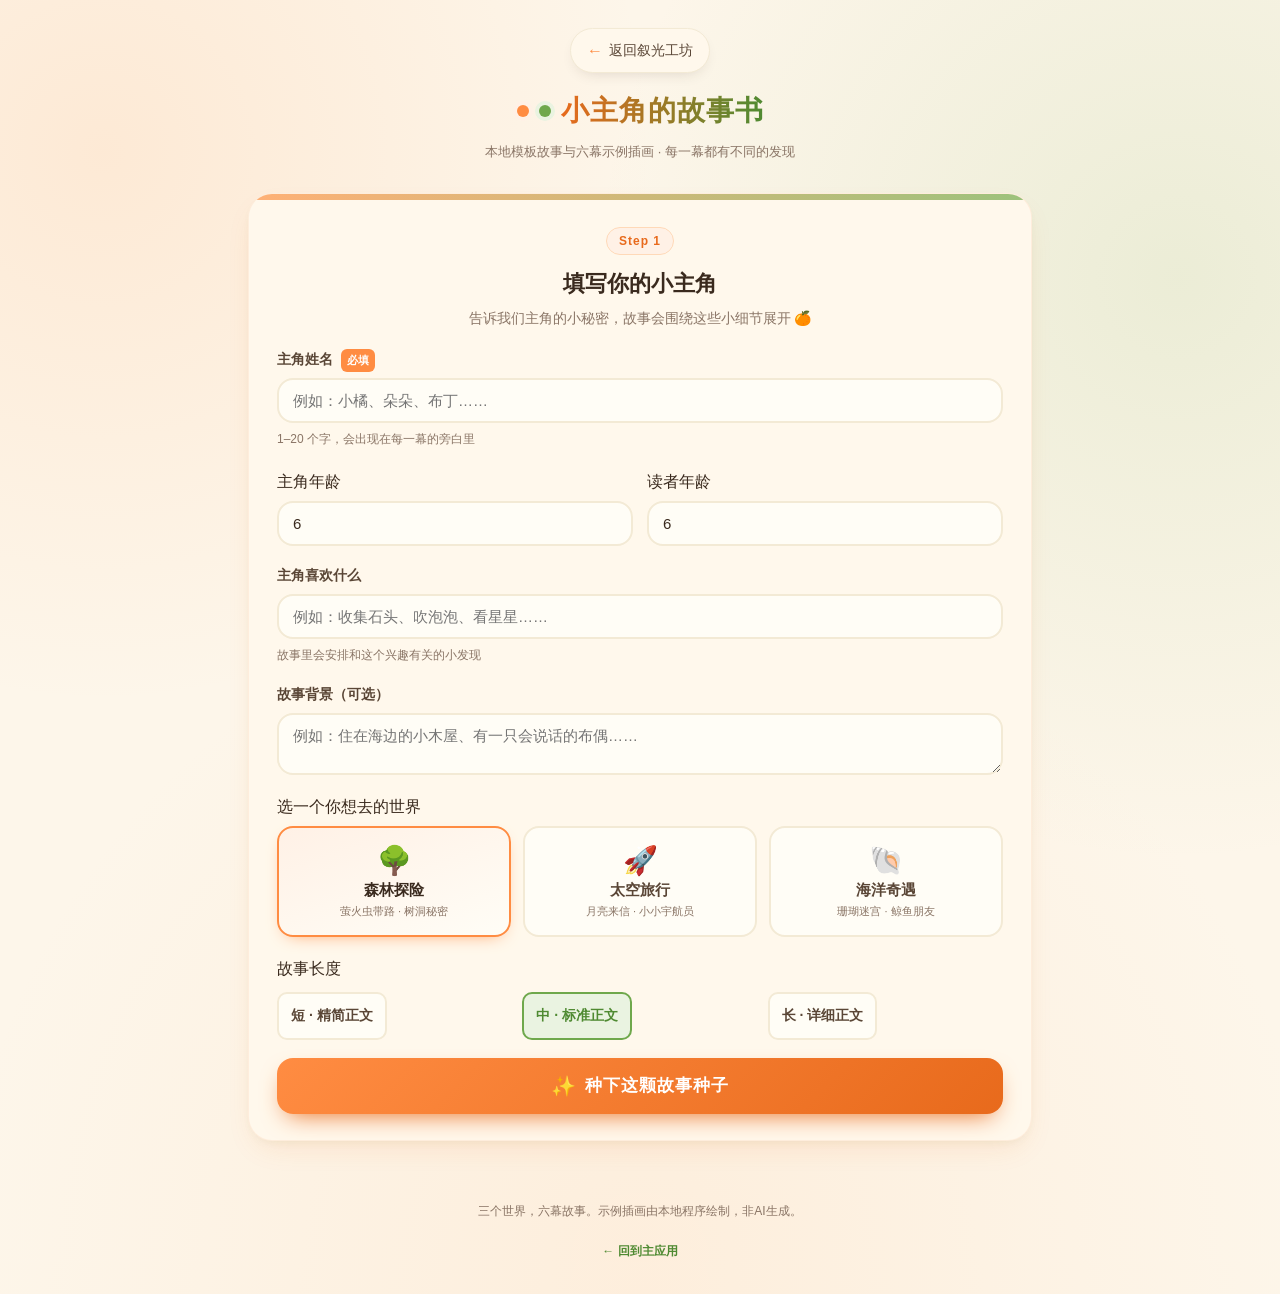
<file: web/trae-story.html>
<!DOCTYPE html>
<html lang="zh-CN">
<head>
  <meta charset="UTF-8" />
  <meta name="viewport" content="width=device-width, initial-scale=1.0" />
  <meta name="theme-color" content="#fdf6ea" />
  <title>✨ 小主角的故事书 · 叙光工坊</title>
  <link rel="stylesheet" href="trae-story.css" />
</head>
<body>
  <header class="site-header">
    <a href="index.html" class="back-home" aria-label="返回主应用">
      <span class="back-icon">←</span>
      <span>返回叙光工坊</span>
    </a>
    <div class="site-brand">
      <span class="brand-dot brand-dot-orange"></span>
      <span class="brand-dot brand-dot-green"></span>
      <h1>小主角的故事书</h1>
    </div>
    <p class="site-note">本地模板故事与六幕示例插画 · 每一幕都有不同的发现</p>
  </header>

  <main class="page">
    <section id="setup-view" class="card setup-card">
      <div class="card-head">
        <span class="step-badge step-badge-orange">Step 1</span>
        <h2>填写你的小主角</h2>
        <p>告诉我们主角的小秘密，故事会围绕这些小细节展开 🍊</p>
      </div>

      <form id="story-form" class="setup-form" novalidate>
        <div class="form-row">
          <label for="name">
            <span class="label-text">主角姓名</span>
            <span class="label-req">必填</span>
          </label>
          <input id="name" name="name" type="text" maxlength="20" placeholder="例如：小橘、朵朵、布丁……" autocomplete="off" required />
          <p class="hint">1–20 个字，会出现在每一幕的旁白里</p>
        </div>

        <div class="form-row-two">
          <div>
            <label for="age"><span class="label-text">主角年龄</span></label>
            <input id="age" name="age" type="number" min="3" max="12" value="6" />
          </div>
          <div>
            <label for="audience_age"><span class="label-text">读者年龄</span></label>
            <input id="audience_age" name="audience_age" type="number" min="3" max="12" value="6" />
          </div>
        </div>

        <div class="form-row">
          <label for="interest"><span class="label-text">主角喜欢什么</span></label>
          <input id="interest" name="interest" type="text" maxlength="120" placeholder="例如：收集石头、吹泡泡、看星星……" />
          <p class="hint">故事里会安排和这个兴趣有关的小发现</p>
        </div>

        <div class="form-row">
          <label for="setting"><span class="label-text">故事背景（可选）</span></label>
          <textarea id="setting" name="setting" rows="2" maxlength="180" placeholder="例如：住在海边的小木屋、有一只会说话的布偶……"></textarea>
        </div>

        <div class="form-row">
          <span class="label-text">选一个你想去的世界</span>
          <div class="theme-grid" role="radiogroup" aria-label="故事主题">
            <button type="button" class="theme-card" data-theme="forest" aria-pressed="true">
              <span class="theme-emoji">🌳</span>
              <span class="theme-name">森林探险</span>
              <span class="theme-sub">萤火虫带路 · 树洞秘密</span>
            </button>
            <button type="button" class="theme-card" data-theme="space" aria-pressed="false">
              <span class="theme-emoji">🚀</span>
              <span class="theme-name">太空旅行</span>
              <span class="theme-sub">月亮来信 · 小小宇航员</span>
            </button>
            <button type="button" class="theme-card" data-theme="ocean" aria-pressed="false">
              <span class="theme-emoji">🐚</span>
              <span class="theme-name">海洋奇遇</span>
              <span class="theme-sub">珊瑚迷宫 · 鲸鱼朋友</span>
            </button>
          </div>
        </div>

        <div class="form-row form-row-length">
          <span class="label-text">故事长度</span>
          <div class="length-group" role="radiogroup" aria-label="故事长度">
            <label class="length-option"><input type="radio" name="length" value="short" /><span>短 · 精简正文</span></label>
            <label class="length-option"><input type="radio" name="length" value="medium" checked /><span>中 · 标准正文</span></label>
            <label class="length-option"><input type="radio" name="length" value="long" /><span>长 · 详细正文</span></label>
          </div>
        </div>

        <div id="error-banner" class="error-banner" hidden></div>

        <button id="submit-btn" type="submit" class="submit-button">
          <span class="submit-icon">✨</span>
          <span class="submit-text">种下这颗故事种子</span>
        </button>
      </form>
    </section>

    <section id="loading-view" class="card loading-card" hidden>
      <div class="loader">
        <div class="loader-leaf loader-leaf-1"></div>
        <div class="loader-leaf loader-leaf-2"></div>
        <div class="loader-leaf loader-leaf-3"></div>
      </div>
      <h2>故事正在发芽……</h2>
      <p class="loading-tip">为你准备的是本地模板故事，很快就能翻开下一页 🌱</p>
      <div class="loading-steps">
        <span class="dot"></span>
        <span class="dot"></span>
        <span class="dot"></span>
      </div>
    </section>

    <section id="story-view" class="card story-card" hidden>
      <header class="story-head">
        <div class="story-title-wrap">
          <span class="theme-pill" id="story-theme-pill">🌳 森林探险</span>
          <h2 id="story-title">一段奇妙的冒险</h2>
          <p class="story-moral" id="story-moral" hidden></p>
        </div>
        <div class="story-mode-chip" id="story-mode-chip">本地模板 · Demo</div>
      </header>

      <section class="characters-section">
        <h3 class="section-title"><span class="section-dot"></span>故事里的伙伴</h3>
        <div id="character-list" class="character-list"></div>
      </section>

      <section class="scene-section">
        <div class="scene-nav-bar">
          <button id="prev-btn" class="nav-btn nav-btn-outline" type="button" aria-label="上一幕">
            <span class="nav-arrow">‹</span>
            <span>上一幕</span>
          </button>
          <div class="scene-counter" id="scene-counter">0 / 0</div>
          <button id="next-btn" class="nav-btn nav-btn-outline" type="button" aria-label="下一幕">
            <span>下一幕</span>
            <span class="nav-arrow">›</span>
          </button>
        </div>

        <article class="scene-card">
          <div class="scene-head">
            <span class="scene-number" id="scene-number">CHAPTER 00 / 00</span>
            <h3 class="scene-title" id="scene-title">——</h3>
            <p class="scene-mood" id="scene-mood" hidden></p>
          </div>
          <figure class="scene-illustration"><img id="scene-image" alt="" hidden /><figcaption id="scene-image-note">插画正在准备中</figcaption></figure>
          <div class="scene-body" id="scene-body"></div>
        </article>
      </section>

      <footer class="story-footer">
        <button id="restart-btn" class="submit-button submit-button-secondary" type="button">
          <span class="submit-icon">🔁</span>
          <span>重新创作</span>
        </button>
      </footer>
    </section>
  </main>

  <footer class="site-footer">
    <p>三个世界，六幕故事。示例插画由本地程序绘制，非AI生成。</p>
    <a href="index.html" class="back-home-inline">← 回到主应用</a>
  </footer>

  <script src="trae-story.js"></script>
</body>
</html>
</file>
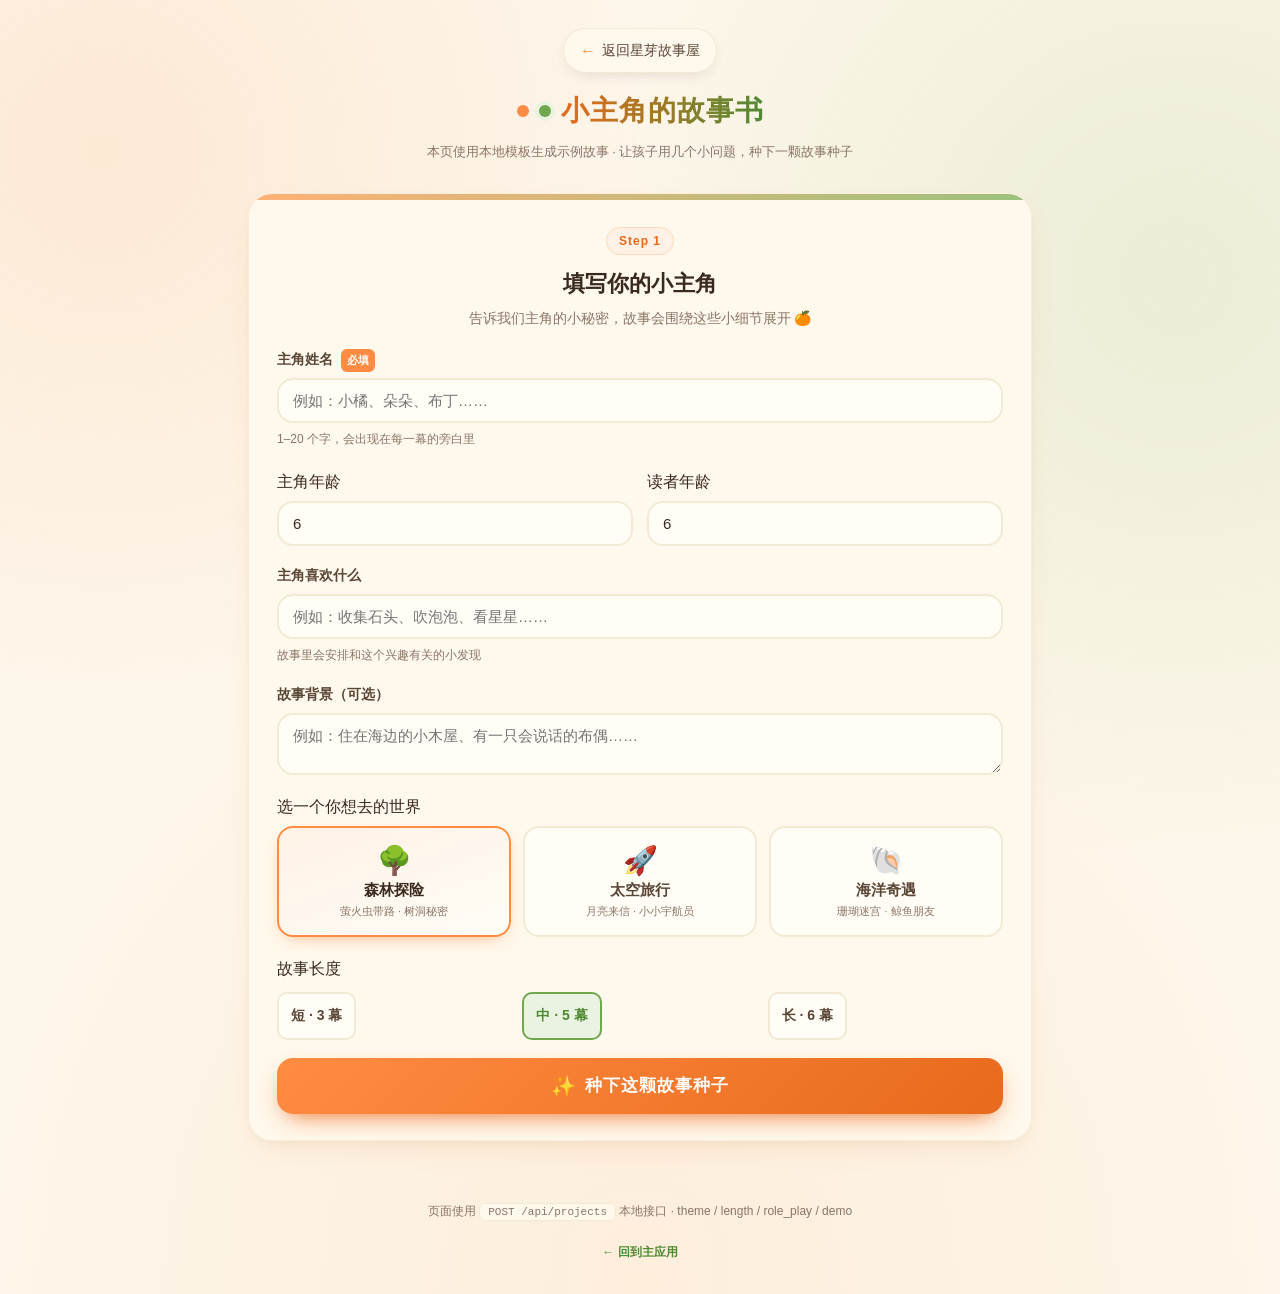
<file: docs/evidence/trae/original-files/trae-story.html>
<!DOCTYPE html>
<html lang="zh-CN">
<head>
  <meta charset="UTF-8" />
  <meta name="viewport" content="width=device-width, initial-scale=1.0, maximum-scale=1.0, user-scalable=no" />
  <meta name="theme-color" content="#fdf6ea" />
  <title>✨ 小主角的故事书 · 星芽故事屋</title>
  <link rel="stylesheet" href="trae-story.css" />
</head>
<body>
  <header class="site-header">
    <a href="index.html" class="back-home" aria-label="返回主应用">
      <span class="back-icon">←</span>
      <span>返回星芽故事屋</span>
    </a>
    <div class="site-brand">
      <span class="brand-dot brand-dot-orange"></span>
      <span class="brand-dot brand-dot-green"></span>
      <h1>小主角的故事书</h1>
    </div>
    <p class="site-note">本页使用本地模板生成示例故事 · 让孩子用几个小问题，种下一颗故事种子</p>
  </header>

  <main class="page">
    <section id="setup-view" class="card setup-card">
      <div class="card-head">
        <span class="step-badge step-badge-orange">Step 1</span>
        <h2>填写你的小主角</h2>
        <p>告诉我们主角的小秘密，故事会围绕这些小细节展开 🍊</p>
      </div>

      <form id="story-form" class="setup-form" novalidate>
        <div class="form-row">
          <label for="name">
            <span class="label-text">主角姓名</span>
            <span class="label-req">必填</span>
          </label>
          <input id="name" name="name" type="text" maxlength="20" placeholder="例如：小橘、朵朵、布丁……" autocomplete="off" required />
          <p class="hint">1–20 个字，会出现在每一幕的旁白里</p>
        </div>

        <div class="form-row-two">
          <div>
            <label for="age"><span class="label-text">主角年龄</span></label>
            <input id="age" name="age" type="number" min="3" max="12" value="6" />
          </div>
          <div>
            <label for="audience_age"><span class="label-text">读者年龄</span></label>
            <input id="audience_age" name="audience_age" type="number" min="3" max="12" value="6" />
          </div>
        </div>

        <div class="form-row">
          <label for="interest"><span class="label-text">主角喜欢什么</span></label>
          <input id="interest" name="interest" type="text" maxlength="120" placeholder="例如：收集石头、吹泡泡、看星星……" />
          <p class="hint">故事里会安排和这个兴趣有关的小发现</p>
        </div>

        <div class="form-row">
          <label for="setting"><span class="label-text">故事背景（可选）</span></label>
          <textarea id="setting" name="setting" rows="2" maxlength="180" placeholder="例如：住在海边的小木屋、有一只会说话的布偶……"></textarea>
        </div>

        <div class="form-row">
          <span class="label-text">选一个你想去的世界</span>
          <div class="theme-grid" role="radiogroup" aria-label="故事主题">
            <button type="button" class="theme-card" data-theme="forest" aria-pressed="true">
              <span class="theme-emoji">🌳</span>
              <span class="theme-name">森林探险</span>
              <span class="theme-sub">萤火虫带路 · 树洞秘密</span>
            </button>
            <button type="button" class="theme-card" data-theme="space" aria-pressed="false">
              <span class="theme-emoji">🚀</span>
              <span class="theme-name">太空旅行</span>
              <span class="theme-sub">月亮来信 · 小小宇航员</span>
            </button>
            <button type="button" class="theme-card" data-theme="ocean" aria-pressed="false">
              <span class="theme-emoji">🐚</span>
              <span class="theme-name">海洋奇遇</span>
              <span class="theme-sub">珊瑚迷宫 · 鲸鱼朋友</span>
            </button>
          </div>
        </div>

        <div class="form-row form-row-length">
          <span class="label-text">故事长度</span>
          <div class="length-group" role="radiogroup" aria-label="故事长度">
            <label class="length-option"><input type="radio" name="length" value="short" /><span>短 · 3 幕</span></label>
            <label class="length-option"><input type="radio" name="length" value="medium" checked /><span>中 · 5 幕</span></label>
            <label class="length-option"><input type="radio" name="length" value="long" /><span>长 · 6 幕</span></label>
          </div>
        </div>

        <div id="error-banner" class="error-banner" hidden></div>

        <button id="submit-btn" type="submit" class="submit-button">
          <span class="submit-icon">✨</span>
          <span class="submit-text">种下这颗故事种子</span>
        </button>
      </form>
    </section>

    <section id="loading-view" class="card loading-card" hidden>
      <div class="loader">
        <div class="loader-leaf loader-leaf-1"></div>
        <div class="loader-leaf loader-leaf-2"></div>
        <div class="loader-leaf loader-leaf-3"></div>
      </div>
      <h2>故事正在发芽……</h2>
      <p class="loading-tip">为你准备的是本地模板故事，很快就能翻开下一页 🌱</p>
      <div class="loading-steps">
        <span class="dot"></span>
        <span class="dot"></span>
        <span class="dot"></span>
      </div>
    </section>

    <section id="story-view" class="card story-card" hidden>
      <header class="story-head">
        <div class="story-title-wrap">
          <span class="theme-pill" id="story-theme-pill">🌳 森林探险</span>
          <h2 id="story-title">一段奇妙的冒险</h2>
          <p class="story-moral" id="story-moral" hidden></p>
        </div>
        <div class="story-mode-chip" id="story-mode-chip">本地模板 · Demo</div>
      </header>

      <section class="characters-section">
        <h3 class="section-title"><span class="section-dot"></span>故事里的伙伴</h3>
        <div id="character-list" class="character-list"></div>
      </section>

      <section class="scene-section">
        <div class="scene-nav-bar">
          <button id="prev-btn" class="nav-btn nav-btn-outline" type="button" aria-label="上一幕">
            <span class="nav-arrow">‹</span>
            <span>上一幕</span>
          </button>
          <div class="scene-counter" id="scene-counter">0 / 0</div>
          <button id="next-btn" class="nav-btn nav-btn-outline" type="button" aria-label="下一幕">
            <span>下一幕</span>
            <span class="nav-arrow">›</span>
          </button>
        </div>

        <article class="scene-card">
          <div class="scene-head">
            <span class="scene-number" id="scene-number">CHAPTER 00 / 00</span>
            <h3 class="scene-title" id="scene-title">——</h3>
            <p class="scene-mood" id="scene-mood" hidden></p>
          </div>
          <div class="scene-body" id="scene-body"></div>
        </article>
      </section>

      <footer class="story-footer">
        <button id="restart-btn" class="submit-button submit-button-secondary" type="button">
          <span class="submit-icon">🔁</span>
          <span>重新创作</span>
        </button>
      </footer>
    </section>
  </main>

  <footer class="site-footer">
    <p>页面使用 <code>POST /api/projects</code> 本地接口 · theme / length / role_play / demo</p>
    <a href="index.html" class="back-home-inline">← 回到主应用</a>
  </footer>

  <script src="trae-story.js"></script>
</body>
</html>
</file>
<file: web/trae-story.css>
:root {
  --cream-bg: #fdf6ea;
  --cream-card: #fff8ec;
  --cream-deep: #f3ead5;
  --orange-50: #fff1e6;
  --orange-100: #ffd9b8;
  --orange-300: #ffb076;
  --orange-500: #ff8c42;
  --orange-600: #e86a1c;
  --green-50: #eaf3e1;
  --green-100: #d4e5c1;
  --green-300: #9cc27c;
  --green-500: #6fa84c;
  --green-600: #4f8a32;
  --ink-900: #3a2a1e;
  --ink-700: #5a4636;
  --ink-500: #8a7566;
  --ink-300: #c7b6a4;
  --danger: #d94c3a;
  --radius-lg: 24px;
  --radius-md: 16px;
  --radius-sm: 10px;
  --shadow-card: 0 12px 30px -10px rgba(232, 106, 28, 0.15), 0 4px 10px -4px rgba(79, 138, 50, 0.08);
  --shadow-soft: 0 6px 16px -8px rgba(58, 42, 30, 0.2);
}

* { box-sizing: border-box; }

html, body {
  margin: 0;
  padding: 0;
  background: var(--cream-bg);
  color: var(--ink-900);
  font-family: "PingFang SC", "Hiragino Sans GB", "Microsoft YaHei", "Helvetica Neue", Arial, "Comic Sans MS", "Noto Sans SC", sans-serif;
  -webkit-font-smoothing: antialiased;
  -moz-osx-font-smoothing: grayscale;
  line-height: 1.7;
  min-height: 100vh;
  background-image:
    radial-gradient(circle at 8% 12%, rgba(255, 176, 118, 0.18) 0, transparent 34%),
    radial-gradient(circle at 92% 22%, rgba(156, 194, 124, 0.18) 0, transparent 38%),
    radial-gradient(circle at 50% 100%, rgba(255, 217, 184, 0.28) 0, transparent 48%);
}

button {
  font-family: inherit;
  cursor: pointer;
  border: none;
  background: none;
  color: inherit;
}

input, textarea, select {
  font-family: inherit;
}

.site-header {
  padding: 28px 20px 12px;
  text-align: center;
  max-width: 820px;
  margin: 0 auto;
}

.back-home {
  display: inline-flex;
  align-items: center;
  gap: 6px;
  padding: 8px 16px;
  border-radius: 999px;
  background: var(--cream-card);
  color: var(--ink-700);
  text-decoration: none;
  font-size: 14px;
  border: 1px solid var(--cream-deep);
  box-shadow: var(--shadow-soft);
  transition: transform 0.15s ease, background 0.15s ease;
}
.back-home:hover { background: var(--orange-50); transform: translateY(-1px); }
.back-icon { font-size: 16px; color: var(--orange-500); }

.site-brand {
  display: flex;
  align-items: center;
  justify-content: center;
  gap: 10px;
  margin-top: 14px;
}
.brand-dot {
  width: 12px; height: 12px; border-radius: 50%;
  display: inline-block;
}
.brand-dot-orange { background: var(--orange-500); box-shadow: 0 0 0 4px var(--orange-50); }
.brand-dot-green { background: var(--green-500); box-shadow: 0 0 0 4px var(--green-50); }
.site-brand h1 {
  margin: 0;
  font-size: 28px;
  letter-spacing: 1px;
  background: linear-gradient(90deg, var(--orange-600), var(--green-600));
  -webkit-background-clip: text;
  background-clip: text;
  -webkit-text-fill-color: transparent;
  font-weight: 800;
}

.site-note {
  margin: 6px 0 0;
  color: var(--ink-500);
  font-size: 13px;
}

.page {
  max-width: 820px;
  margin: 18px auto 60px;
  padding: 0 18px;
  display: flex;
  flex-direction: column;
  gap: 22px;
}

.card {
  background: var(--cream-card);
  border-radius: var(--radius-lg);
  box-shadow: var(--shadow-card);
  padding: 28px 28px 26px;
  border: 1px solid rgba(232, 106, 28, 0.08);
  position: relative;
  overflow: hidden;
}
.card::before {
  content: "";
  position: absolute;
  top: 0; left: 0; right: 0; height: 6px;
  background: linear-gradient(90deg, var(--orange-300), var(--green-300));
}

.card-head { text-align: center; padding: 4px 0 18px; }
.card-head h2 { margin: 10px 0 4px; font-size: 22px; color: var(--ink-900); }
.card-head p { margin: 0; color: var(--ink-500); font-size: 14px; }

.step-badge {
  display: inline-block;
  padding: 3px 12px;
  border-radius: 999px;
  font-size: 12px;
  font-weight: 700;
  letter-spacing: 1px;
}
.step-badge-orange { background: var(--orange-50); color: var(--orange-600); border: 1px solid var(--orange-100); }

.setup-form {
  display: flex;
  flex-direction: column;
  gap: 18px;
}

.form-row { display: flex; flex-direction: column; gap: 6px; }
.form-row label {
  display: flex;
  align-items: center;
  gap: 8px;
  font-size: 14px;
  color: var(--ink-700);
  font-weight: 600;
}
.label-text { display: inline-block; }
.label-req {
  font-size: 11px;
  padding: 2px 6px;
  border-radius: 6px;
  background: var(--orange-500);
  color: #fff;
  font-weight: 700;
}
.hint {
  margin: 0;
  font-size: 12px;
  color: var(--ink-500);
}

.form-row-two { display: grid; grid-template-columns: 1fr 1fr; gap: 14px; }
.form-row-two > div { display: flex; flex-direction: column; gap: 6px; }

input[type="text"], input[type="number"], textarea {
  padding: 12px 14px;
  border: 2px solid var(--cream-deep);
  background: #fffdf6;
  border-radius: var(--radius-md);
  color: var(--ink-900);
  font-size: 15px;
  outline: none;
  transition: border-color 0.15s ease, box-shadow 0.15s ease;
  width: 100%;
}
input[type="text"]:focus, input[type="number"]:focus, textarea:focus {
  border-color: var(--orange-300);
  box-shadow: 0 0 0 4px var(--orange-50);
}
input[type="number"]::-webkit-outer-spin-button,
input[type="number"]::-webkit-inner-spin-button { -webkit-appearance: none; margin: 0; }

.theme-grid {
  display: grid;
  grid-template-columns: repeat(3, 1fr);
  gap: 12px;
}
.theme-card {
  padding: 16px 12px;
  border-radius: var(--radius-md);
  background: #fffdf6;
  border: 2px solid var(--cream-deep);
  display: flex;
  flex-direction: column;
  align-items: center;
  gap: 4px;
  transition: all 0.15s ease;
  color: var(--ink-700);
}
.theme-card:hover { border-color: var(--green-100); background: var(--green-50); }
.theme-card[aria-pressed="true"] {
  border-color: var(--orange-500);
  background: linear-gradient(160deg, var(--orange-50), #fffdf6);
  box-shadow: 0 6px 18px -10px var(--orange-500);
  color: var(--ink-900);
}
.theme-emoji { font-size: 28px; }
.theme-name { font-size: 15px; font-weight: 700; }
.theme-sub { font-size: 11px; color: var(--ink-500); }

.form-row-length { gap: 10px; }
.length-group { display: flex; gap: 10px; flex-wrap: wrap; }
.length-option {
  flex: 1 1 100px;
  position: relative;
  cursor: pointer;
}
.length-option input {
  position: absolute; opacity: 0; pointer-events: none;
}
.length-option span {
  display: block;
  text-align: center;
  padding: 10px 12px;
  border-radius: var(--radius-sm);
  border: 2px solid var(--cream-deep);
  background: #fffdf6;
  font-size: 14px;
  font-weight: 600;
  color: var(--ink-700);
  transition: all 0.15s ease;
}
.length-option input:checked + span {
  border-color: var(--green-500);
  background: var(--green-50);
  color: var(--green-600);
}

.error-banner {
  background: #fff0ec;
  border: 1px solid #ffcabf;
  color: var(--danger);
  padding: 12px 14px;
  border-radius: var(--radius-md);
  font-size: 14px;
  font-weight: 600;
}
.error-banner::before { content: "⚠️ "; }

.submit-button {
  width: 100%;
  padding: 16px 20px;
  border-radius: var(--radius-md);
  background: linear-gradient(135deg, var(--orange-500), var(--orange-600));
  color: #fff;
  font-size: 17px;
  font-weight: 700;
  letter-spacing: 1px;
  display: flex;
  align-items: center;
  justify-content: center;
  gap: 8px;
  box-shadow: 0 10px 24px -10px var(--orange-600);
  transition: transform 0.12s ease, box-shadow 0.12s ease, opacity 0.12s ease;
}
.submit-button:hover:not(:disabled) { transform: translateY(-1px); box-shadow: 0 14px 28px -10px var(--orange-600); }
.submit-button:active:not(:disabled) { transform: translateY(0); }
.submit-button:disabled { opacity: 0.6; cursor: not-allowed; }
.submit-button-secondary {
  background: linear-gradient(135deg, var(--green-500), var(--green-600));
  box-shadow: 0 10px 24px -10px var(--green-600);
}
.submit-button-secondary:hover:not(:disabled) { box-shadow: 0 14px 28px -10px var(--green-600); }

.submit-icon { font-size: 20px; }

.loading-card {
  text-align: center;
  padding: 48px 28px;
}
.loader {
  width: 80px; height: 80px;
  margin: 0 auto 18px;
  position: relative;
}
.loader-leaf {
  position: absolute;
  width: 24px; height: 24px;
  border-radius: 0 50% 50% 50%;
  animation: leaf-spin 1.4s linear infinite;
}
.loader-leaf-1 { background: var(--orange-500); top: 4px; left: 28px; transform-origin: 12px 36px; animation-delay: 0s; }
.loader-leaf-2 { background: var(--green-500); top: 30px; left: 52px; transform-origin: 6px 12px; animation-delay: 0.15s; }
.loader-leaf-3 { background: var(--orange-300); top: 48px; left: 20px; transform-origin: 18px 14px; animation-delay: 0.3s; }
@keyframes leaf-spin {
  0% { transform: rotate(0); opacity: 0.4; }
  50% { opacity: 1; }
  100% { transform: rotate(360deg); opacity: 0.4; }
}
.loading-card h2 { margin: 0 0 6px; color: var(--ink-900); }
.loading-tip { margin: 0 0 14px; color: var(--ink-500); font-size: 14px; }
.loading-steps { display: flex; gap: 8px; justify-content: center; }
.loading-steps .dot {
  width: 10px; height: 10px; border-radius: 50%;
  background: var(--orange-300);
  animation: dot-bounce 1.2s infinite ease-in-out;
}
.loading-steps .dot:nth-child(2) { background: var(--green-300); animation-delay: 0.15s; }
.loading-steps .dot:nth-child(3) { background: var(--orange-500); animation-delay: 0.3s; }
@keyframes dot-bounce {
  0%, 80%, 100% { transform: translateY(0); opacity: 0.5; }
  40% { transform: translateY(-8px); opacity: 1; }
}

.story-head {
  display: flex;
  justify-content: space-between;
  align-items: flex-start;
  gap: 12px;
  padding-bottom: 14px;
  border-bottom: 1px dashed var(--cream-deep);
  margin-bottom: 20px;
}
.story-title-wrap h2 {
  margin: 6px 0 4px;
  font-size: 26px;
  color: var(--ink-900);
  line-height: 1.4;
}
.story-mode-chip {
  padding: 4px 12px;
  font-size: 12px;
  background: var(--green-50);
  color: var(--green-600);
  border: 1px solid var(--green-100);
  border-radius: 999px;
  white-space: nowrap;
  font-weight: 600;
}
.theme-pill {
  display: inline-block;
  font-size: 12px;
  padding: 3px 10px;
  border-radius: 999px;
  background: var(--orange-50);
  color: var(--orange-600);
  border: 1px solid var(--orange-100);
  font-weight: 700;
}
.story-moral {
  margin: 0;
  font-size: 14px;
  color: var(--green-600);
  font-weight: 600;
}

.section-title {
  display: flex;
  align-items: center;
  gap: 8px;
  margin: 0 0 12px;
  font-size: 15px;
  color: var(--ink-700);
}
.section-dot {
  width: 8px; height: 8px;
  border-radius: 50%;
  background: var(--green-500);
}

.character-list {
  display: grid;
  grid-template-columns: repeat(auto-fill, minmax(180px, 1fr));
  gap: 10px;
  margin-bottom: 24px;
}
.character-card {
  padding: 12px 14px;
  background: #fffdf6;
  border: 1px solid var(--cream-deep);
  border-radius: var(--radius-md);
}
.character-card strong {
  display: block;
  font-size: 15px;
  color: var(--orange-600);
  margin-bottom: 4px;
}
.character-card p {
  margin: 2px 0;
  font-size: 12.5px;
  color: var(--ink-500);
  line-height: 1.55;
}

.scene-nav-bar {
  display: flex;
  align-items: center;
  justify-content: space-between;
  gap: 10px;
  margin-bottom: 14px;
}
.scene-counter {
  font-weight: 800;
  color: var(--orange-600);
  font-size: 15px;
  letter-spacing: 1px;
}
.nav-btn {
  padding: 8px 16px;
  border-radius: 999px;
  font-size: 14px;
  font-weight: 600;
  display: inline-flex;
  align-items: center;
  gap: 4px;
  background: var(--cream-card);
  color: var(--ink-700);
  border: 1px solid var(--cream-deep);
  transition: all 0.15s ease;
}
.nav-btn:hover:not(:disabled) { background: var(--orange-50); color: var(--orange-600); border-color: var(--orange-100); }
.nav-btn:disabled { opacity: 0.4; cursor: not-allowed; }
.nav-arrow { font-size: 18px; line-height: 1; }

.scene-card {
  background: #fffdf6;
  border-radius: var(--radius-md);
  border: 1px solid var(--cream-deep);
  padding: 22px 24px 20px;
  box-shadow: var(--shadow-soft);
}
.scene-head { margin-bottom: 12px; }
.scene-number {
  font-size: 11px;
  letter-spacing: 2px;
  color: var(--green-600);
  font-weight: 700;
}
.scene-title {
  margin: 4px 0 2px;
  font-size: 20px;
  color: var(--ink-900);
}
.scene-mood {
  margin: 0;
  font-size: 12px;
  color: var(--orange-500);
  font-weight: 600;
}
.scene-body p {
  margin: 0 0 10px;
  padding: 0;
  font-size: 16px;
  color: var(--ink-900);
  line-height: 1.9;
  white-space: pre-wrap;
  word-break: break-word;
}
.scene-body .dialogue-line {
  padding: 4px 10px;
  background: var(--orange-50);
  border-left: 3px solid var(--orange-300);
  border-radius: 0 8px 8px 0;
  margin: 6px 0;
}
.scene-body .dialogue-line strong {
  color: var(--orange-600);
  margin-right: 4px;
}

.story-footer {
  margin-top: 22px;
  display: flex;
  gap: 12px;
}

.site-footer {
  max-width: 820px;
  margin: 10px auto 32px;
  padding: 0 20px;
  text-align: center;
  color: var(--ink-500);
  font-size: 12px;
}
.site-footer code {
  background: var(--cream-card);
  padding: 2px 8px;
  border-radius: 6px;
  border: 1px solid var(--cream-deep);
  font-size: 11px;
}
.back-home-inline {
  display: inline-block;
  margin-top: 8px;
  color: var(--green-600);
  text-decoration: none;
  font-weight: 600;
}
.back-home-inline:hover { text-decoration: underline; }

@media (max-width: 560px) {
  .site-header { padding-top: 20px; }
  .site-brand h1 { font-size: 22px; }
  .card { padding: 22px 18px 20px; border-radius: 20px; }
  .card-head h2 { font-size: 19px; }
  .theme-grid { grid-template-columns: 1fr; }
  .form-row-two { grid-template-columns: 1fr; }
  .story-head { flex-direction: column; }
  .story-title-wrap h2 { font-size: 22px; }
  .scene-title { font-size: 18px; }
  .scene-body p { font-size: 15px; line-height: 1.8; }
  .nav-btn { padding: 8px 12px; font-size: 13px; }
  .character-list { grid-template-columns: 1fr; }
  .submit-button { font-size: 16px; padding: 14px 18px; }
}

/* Codex review: scene art and explicit hidden semantics. */
[hidden] { display: none !important; }
.scene-illustration { margin: 16px 0; text-align: center; }
.scene-illustration img { display: block; width: 100%; max-height: 480px; object-fit: contain; border-radius: 16px; background: var(--cream-bg); }
.scene-illustration figcaption { padding: 20px; color: var(--ink-500); }
</file>
<file: docs/evidence/trae/original-files/trae-story.css>
:root {
  --cream-bg: #fdf6ea;
  --cream-card: #fff8ec;
  --cream-deep: #f3ead5;
  --orange-50: #fff1e6;
  --orange-100: #ffd9b8;
  --orange-300: #ffb076;
  --orange-500: #ff8c42;
  --orange-600: #e86a1c;
  --green-50: #eaf3e1;
  --green-100: #d4e5c1;
  --green-300: #9cc27c;
  --green-500: #6fa84c;
  --green-600: #4f8a32;
  --ink-900: #3a2a1e;
  --ink-700: #5a4636;
  --ink-500: #8a7566;
  --ink-300: #c7b6a4;
  --danger: #d94c3a;
  --radius-lg: 24px;
  --radius-md: 16px;
  --radius-sm: 10px;
  --shadow-card: 0 12px 30px -10px rgba(232, 106, 28, 0.15), 0 4px 10px -4px rgba(79, 138, 50, 0.08);
  --shadow-soft: 0 6px 16px -8px rgba(58, 42, 30, 0.2);
}

* { box-sizing: border-box; }

html, body {
  margin: 0;
  padding: 0;
  background: var(--cream-bg);
  color: var(--ink-900);
  font-family: "PingFang SC", "Hiragino Sans GB", "Microsoft YaHei", "Helvetica Neue", Arial, "Comic Sans MS", "Noto Sans SC", sans-serif;
  -webkit-font-smoothing: antialiased;
  -moz-osx-font-smoothing: grayscale;
  line-height: 1.7;
  min-height: 100vh;
  background-image:
    radial-gradient(circle at 8% 12%, rgba(255, 176, 118, 0.18) 0, transparent 34%),
    radial-gradient(circle at 92% 22%, rgba(156, 194, 124, 0.18) 0, transparent 38%),
    radial-gradient(circle at 50% 100%, rgba(255, 217, 184, 0.28) 0, transparent 48%);
}

button {
  font-family: inherit;
  cursor: pointer;
  border: none;
  background: none;
  color: inherit;
}

input, textarea, select {
  font-family: inherit;
}

.site-header {
  padding: 28px 20px 12px;
  text-align: center;
  max-width: 820px;
  margin: 0 auto;
}

.back-home {
  display: inline-flex;
  align-items: center;
  gap: 6px;
  padding: 8px 16px;
  border-radius: 999px;
  background: var(--cream-card);
  color: var(--ink-700);
  text-decoration: none;
  font-size: 14px;
  border: 1px solid var(--cream-deep);
  box-shadow: var(--shadow-soft);
  transition: transform 0.15s ease, background 0.15s ease;
}
.back-home:hover { background: var(--orange-50); transform: translateY(-1px); }
.back-icon { font-size: 16px; color: var(--orange-500); }

.site-brand {
  display: flex;
  align-items: center;
  justify-content: center;
  gap: 10px;
  margin-top: 14px;
}
.brand-dot {
  width: 12px; height: 12px; border-radius: 50%;
  display: inline-block;
}
.brand-dot-orange { background: var(--orange-500); box-shadow: 0 0 0 4px var(--orange-50); }
.brand-dot-green { background: var(--green-500); box-shadow: 0 0 0 4px var(--green-50); }
.site-brand h1 {
  margin: 0;
  font-size: 28px;
  letter-spacing: 1px;
  background: linear-gradient(90deg, var(--orange-600), var(--green-600));
  -webkit-background-clip: text;
  background-clip: text;
  -webkit-text-fill-color: transparent;
  font-weight: 800;
}

.site-note {
  margin: 6px 0 0;
  color: var(--ink-500);
  font-size: 13px;
}

.page {
  max-width: 820px;
  margin: 18px auto 60px;
  padding: 0 18px;
  display: flex;
  flex-direction: column;
  gap: 22px;
}

.card {
  background: var(--cream-card);
  border-radius: var(--radius-lg);
  box-shadow: var(--shadow-card);
  padding: 28px 28px 26px;
  border: 1px solid rgba(232, 106, 28, 0.08);
  position: relative;
  overflow: hidden;
}
.card::before {
  content: "";
  position: absolute;
  top: 0; left: 0; right: 0; height: 6px;
  background: linear-gradient(90deg, var(--orange-300), var(--green-300));
}

.card-head { text-align: center; padding: 4px 0 18px; }
.card-head h2 { margin: 10px 0 4px; font-size: 22px; color: var(--ink-900); }
.card-head p { margin: 0; color: var(--ink-500); font-size: 14px; }

.step-badge {
  display: inline-block;
  padding: 3px 12px;
  border-radius: 999px;
  font-size: 12px;
  font-weight: 700;
  letter-spacing: 1px;
}
.step-badge-orange { background: var(--orange-50); color: var(--orange-600); border: 1px solid var(--orange-100); }

.setup-form {
  display: flex;
  flex-direction: column;
  gap: 18px;
}

.form-row { display: flex; flex-direction: column; gap: 6px; }
.form-row label {
  display: flex;
  align-items: center;
  gap: 8px;
  font-size: 14px;
  color: var(--ink-700);
  font-weight: 600;
}
.label-text { display: inline-block; }
.label-req {
  font-size: 11px;
  padding: 2px 6px;
  border-radius: 6px;
  background: var(--orange-500);
  color: #fff;
  font-weight: 700;
}
.hint {
  margin: 0;
  font-size: 12px;
  color: var(--ink-500);
}

.form-row-two { display: grid; grid-template-columns: 1fr 1fr; gap: 14px; }
.form-row-two > div { display: flex; flex-direction: column; gap: 6px; }

input[type="text"], input[type="number"], textarea {
  padding: 12px 14px;
  border: 2px solid var(--cream-deep);
  background: #fffdf6;
  border-radius: var(--radius-md);
  color: var(--ink-900);
  font-size: 15px;
  outline: none;
  transition: border-color 0.15s ease, box-shadow 0.15s ease;
  width: 100%;
}
input[type="text"]:focus, input[type="number"]:focus, textarea:focus {
  border-color: var(--orange-300);
  box-shadow: 0 0 0 4px var(--orange-50);
}
input[type="number"]::-webkit-outer-spin-button,
input[type="number"]::-webkit-inner-spin-button { -webkit-appearance: none; margin: 0; }

.theme-grid {
  display: grid;
  grid-template-columns: repeat(3, 1fr);
  gap: 12px;
}
.theme-card {
  padding: 16px 12px;
  border-radius: var(--radius-md);
  background: #fffdf6;
  border: 2px solid var(--cream-deep);
  display: flex;
  flex-direction: column;
  align-items: center;
  gap: 4px;
  transition: all 0.15s ease;
  color: var(--ink-700);
}
.theme-card:hover { border-color: var(--green-100); background: var(--green-50); }
.theme-card[aria-pressed="true"] {
  border-color: var(--orange-500);
  background: linear-gradient(160deg, var(--orange-50), #fffdf6);
  box-shadow: 0 6px 18px -10px var(--orange-500);
  color: var(--ink-900);
}
.theme-emoji { font-size: 28px; }
.theme-name { font-size: 15px; font-weight: 700; }
.theme-sub { font-size: 11px; color: var(--ink-500); }

.form-row-length { gap: 10px; }
.length-group { display: flex; gap: 10px; flex-wrap: wrap; }
.length-option {
  flex: 1 1 100px;
  position: relative;
  cursor: pointer;
}
.length-option input {
  position: absolute; opacity: 0; pointer-events: none;
}
.length-option span {
  display: block;
  text-align: center;
  padding: 10px 12px;
  border-radius: var(--radius-sm);
  border: 2px solid var(--cream-deep);
  background: #fffdf6;
  font-size: 14px;
  font-weight: 600;
  color: var(--ink-700);
  transition: all 0.15s ease;
}
.length-option input:checked + span {
  border-color: var(--green-500);
  background: var(--green-50);
  color: var(--green-600);
}

.error-banner {
  background: #fff0ec;
  border: 1px solid #ffcabf;
  color: var(--danger);
  padding: 12px 14px;
  border-radius: var(--radius-md);
  font-size: 14px;
  font-weight: 600;
}
.error-banner::before { content: "⚠️ "; }

.submit-button {
  width: 100%;
  padding: 16px 20px;
  border-radius: var(--radius-md);
  background: linear-gradient(135deg, var(--orange-500), var(--orange-600));
  color: #fff;
  font-size: 17px;
  font-weight: 700;
  letter-spacing: 1px;
  display: flex;
  align-items: center;
  justify-content: center;
  gap: 8px;
  box-shadow: 0 10px 24px -10px var(--orange-600);
  transition: transform 0.12s ease, box-shadow 0.12s ease, opacity 0.12s ease;
}
.submit-button:hover:not(:disabled) { transform: translateY(-1px); box-shadow: 0 14px 28px -10px var(--orange-600); }
.submit-button:active:not(:disabled) { transform: translateY(0); }
.submit-button:disabled { opacity: 0.6; cursor: not-allowed; }
.submit-button-secondary {
  background: linear-gradient(135deg, var(--green-500), var(--green-600));
  box-shadow: 0 10px 24px -10px var(--green-600);
}
.submit-button-secondary:hover:not(:disabled) { box-shadow: 0 14px 28px -10px var(--green-600); }

.submit-icon { font-size: 20px; }

.loading-card {
  text-align: center;
  padding: 48px 28px;
}
.loader {
  width: 80px; height: 80px;
  margin: 0 auto 18px;
  position: relative;
}
.loader-leaf {
  position: absolute;
  width: 24px; height: 24px;
  border-radius: 0 50% 50% 50%;
  animation: leaf-spin 1.4s linear infinite;
}
.loader-leaf-1 { background: var(--orange-500); top: 4px; left: 28px; transform-origin: 12px 36px; animation-delay: 0s; }
.loader-leaf-2 { background: var(--green-500); top: 30px; left: 52px; transform-origin: 6px 12px; animation-delay: 0.15s; }
.loader-leaf-3 { background: var(--orange-300); top: 48px; left: 20px; transform-origin: 18px 14px; animation-delay: 0.3s; }
@keyframes leaf-spin {
  0% { transform: rotate(0); opacity: 0.4; }
  50% { opacity: 1; }
  100% { transform: rotate(360deg); opacity: 0.4; }
}
.loading-card h2 { margin: 0 0 6px; color: var(--ink-900); }
.loading-tip { margin: 0 0 14px; color: var(--ink-500); font-size: 14px; }
.loading-steps { display: flex; gap: 8px; justify-content: center; }
.loading-steps .dot {
  width: 10px; height: 10px; border-radius: 50%;
  background: var(--orange-300);
  animation: dot-bounce 1.2s infinite ease-in-out;
}
.loading-steps .dot:nth-child(2) { background: var(--green-300); animation-delay: 0.15s; }
.loading-steps .dot:nth-child(3) { background: var(--orange-500); animation-delay: 0.3s; }
@keyframes dot-bounce {
  0%, 80%, 100% { transform: translateY(0); opacity: 0.5; }
  40% { transform: translateY(-8px); opacity: 1; }
}

.story-head {
  display: flex;
  justify-content: space-between;
  align-items: flex-start;
  gap: 12px;
  padding-bottom: 14px;
  border-bottom: 1px dashed var(--cream-deep);
  margin-bottom: 20px;
}
.story-title-wrap h2 {
  margin: 6px 0 4px;
  font-size: 26px;
  color: var(--ink-900);
  line-height: 1.4;
}
.story-mode-chip {
  padding: 4px 12px;
  font-size: 12px;
  background: var(--green-50);
  color: var(--green-600);
  border: 1px solid var(--green-100);
  border-radius: 999px;
  white-space: nowrap;
  font-weight: 600;
}
.theme-pill {
  display: inline-block;
  font-size: 12px;
  padding: 3px 10px;
  border-radius: 999px;
  background: var(--orange-50);
  color: var(--orange-600);
  border: 1px solid var(--orange-100);
  font-weight: 700;
}
.story-moral {
  margin: 0;
  font-size: 14px;
  color: var(--green-600);
  font-weight: 600;
}

.section-title {
  display: flex;
  align-items: center;
  gap: 8px;
  margin: 0 0 12px;
  font-size: 15px;
  color: var(--ink-700);
}
.section-dot {
  width: 8px; height: 8px;
  border-radius: 50%;
  background: var(--green-500);
}

.character-list {
  display: grid;
  grid-template-columns: repeat(auto-fill, minmax(180px, 1fr));
  gap: 10px;
  margin-bottom: 24px;
}
.character-card {
  padding: 12px 14px;
  background: #fffdf6;
  border: 1px solid var(--cream-deep);
  border-radius: var(--radius-md);
}
.character-card strong {
  display: block;
  font-size: 15px;
  color: var(--orange-600);
  margin-bottom: 4px;
}
.character-card p {
  margin: 2px 0;
  font-size: 12.5px;
  color: var(--ink-500);
  line-height: 1.55;
}

.scene-nav-bar {
  display: flex;
  align-items: center;
  justify-content: space-between;
  gap: 10px;
  margin-bottom: 14px;
}
.scene-counter {
  font-weight: 800;
  color: var(--orange-600);
  font-size: 15px;
  letter-spacing: 1px;
}
.nav-btn {
  padding: 8px 16px;
  border-radius: 999px;
  font-size: 14px;
  font-weight: 600;
  display: inline-flex;
  align-items: center;
  gap: 4px;
  background: var(--cream-card);
  color: var(--ink-700);
  border: 1px solid var(--cream-deep);
  transition: all 0.15s ease;
}
.nav-btn:hover:not(:disabled) { background: var(--orange-50); color: var(--orange-600); border-color: var(--orange-100); }
.nav-btn:disabled { opacity: 0.4; cursor: not-allowed; }
.nav-arrow { font-size: 18px; line-height: 1; }

.scene-card {
  background: #fffdf6;
  border-radius: var(--radius-md);
  border: 1px solid var(--cream-deep);
  padding: 22px 24px 20px;
  box-shadow: var(--shadow-soft);
}
.scene-head { margin-bottom: 12px; }
.scene-number {
  font-size: 11px;
  letter-spacing: 2px;
  color: var(--green-600);
  font-weight: 700;
}
.scene-title {
  margin: 4px 0 2px;
  font-size: 20px;
  color: var(--ink-900);
}
.scene-mood {
  margin: 0;
  font-size: 12px;
  color: var(--orange-500);
  font-weight: 600;
}
.scene-body p {
  margin: 0 0 10px;
  padding: 0;
  font-size: 16px;
  color: var(--ink-900);
  line-height: 1.9;
  white-space: pre-wrap;
  word-break: break-word;
}
.scene-body .dialogue-line {
  padding: 4px 10px;
  background: var(--orange-50);
  border-left: 3px solid var(--orange-300);
  border-radius: 0 8px 8px 0;
  margin: 6px 0;
}
.scene-body .dialogue-line strong {
  color: var(--orange-600);
  margin-right: 4px;
}

.story-footer {
  margin-top: 22px;
  display: flex;
  gap: 12px;
}

.site-footer {
  max-width: 820px;
  margin: 10px auto 32px;
  padding: 0 20px;
  text-align: center;
  color: var(--ink-500);
  font-size: 12px;
}
.site-footer code {
  background: var(--cream-card);
  padding: 2px 8px;
  border-radius: 6px;
  border: 1px solid var(--cream-deep);
  font-size: 11px;
}
.back-home-inline {
  display: inline-block;
  margin-top: 8px;
  color: var(--green-600);
  text-decoration: none;
  font-weight: 600;
}
.back-home-inline:hover { text-decoration: underline; }

@media (max-width: 560px) {
  .site-header { padding-top: 20px; }
  .site-brand h1 { font-size: 22px; }
  .card { padding: 22px 18px 20px; border-radius: 20px; }
  .card-head h2 { font-size: 19px; }
  .theme-grid { grid-template-columns: 1fr; }
  .form-row-two { grid-template-columns: 1fr; }
  .story-head { flex-direction: column; }
  .story-title-wrap h2 { font-size: 22px; }
  .scene-title { font-size: 18px; }
  .scene-body p { font-size: 15px; line-height: 1.8; }
  .nav-btn { padding: 8px 12px; font-size: 13px; }
  .character-list { grid-template-columns: 1fr; }
  .submit-button { font-size: 16px; padding: 14px 18px; }
}
</file>
